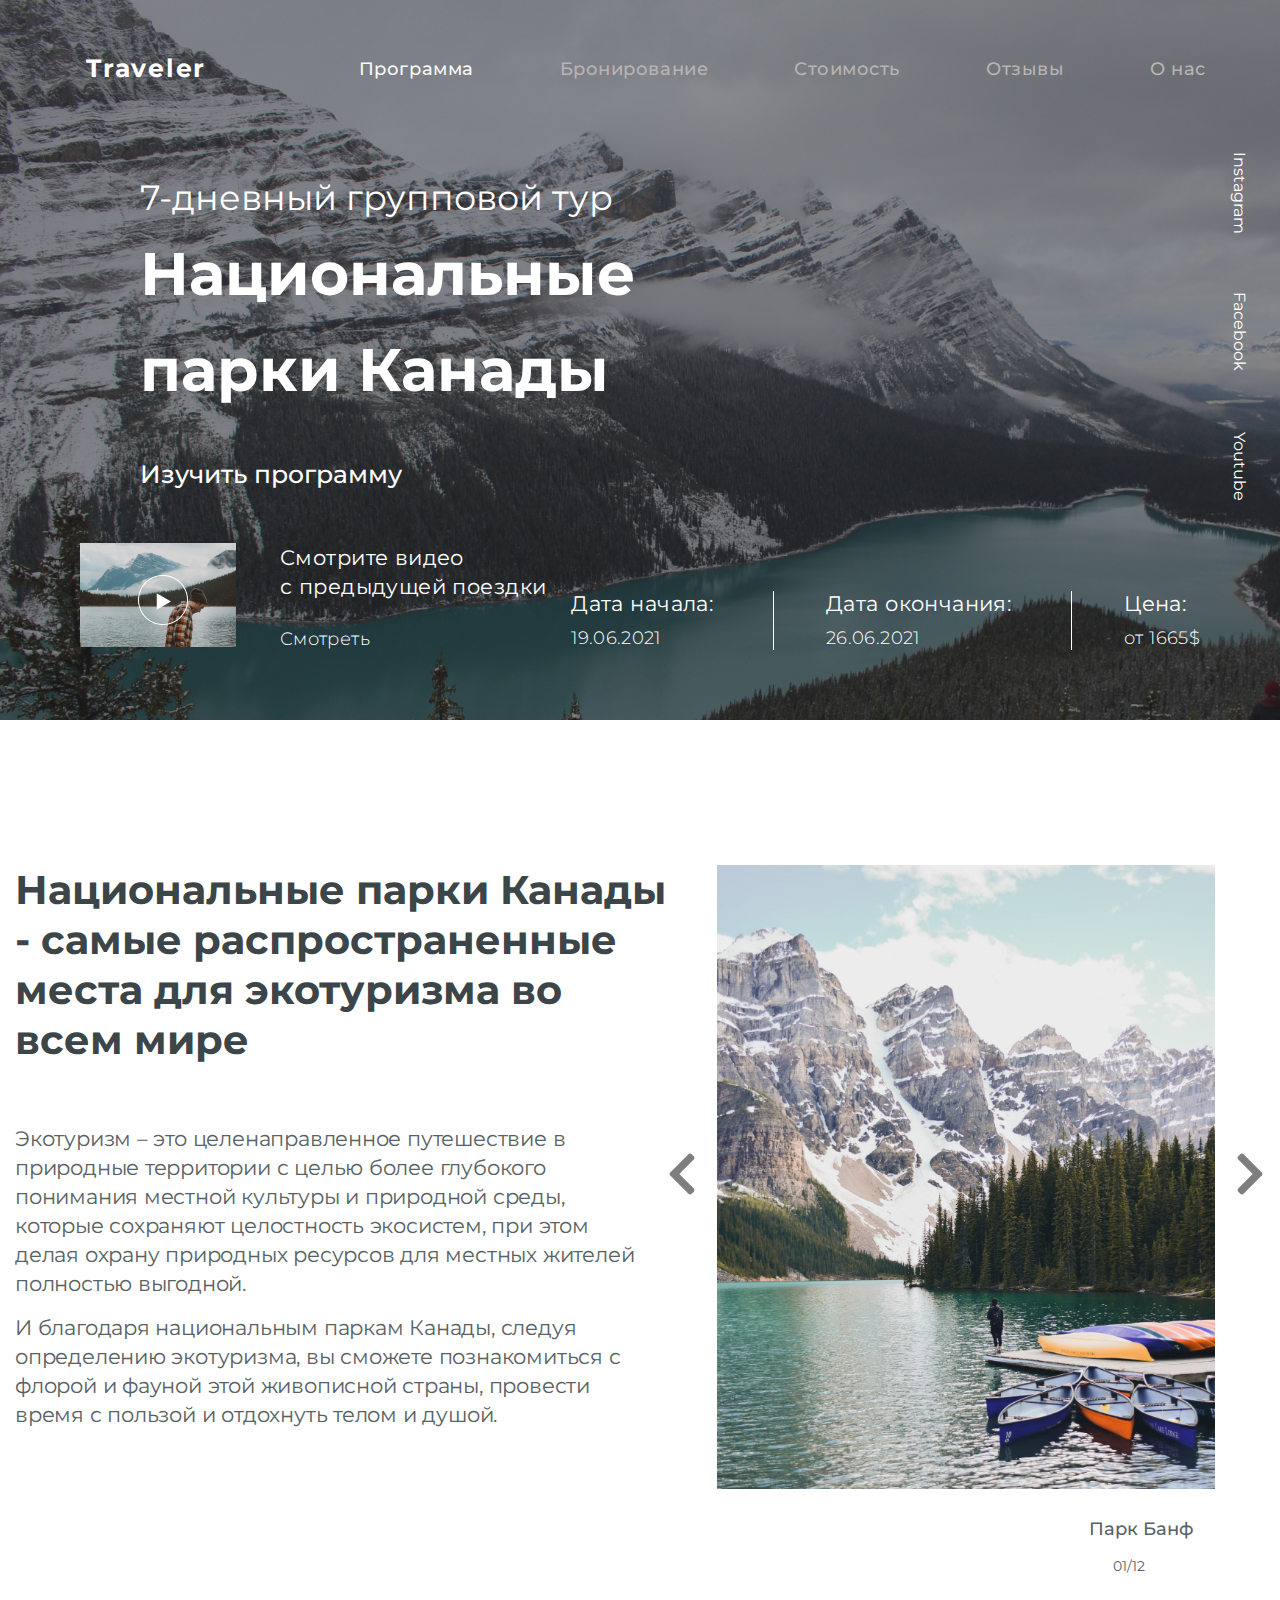
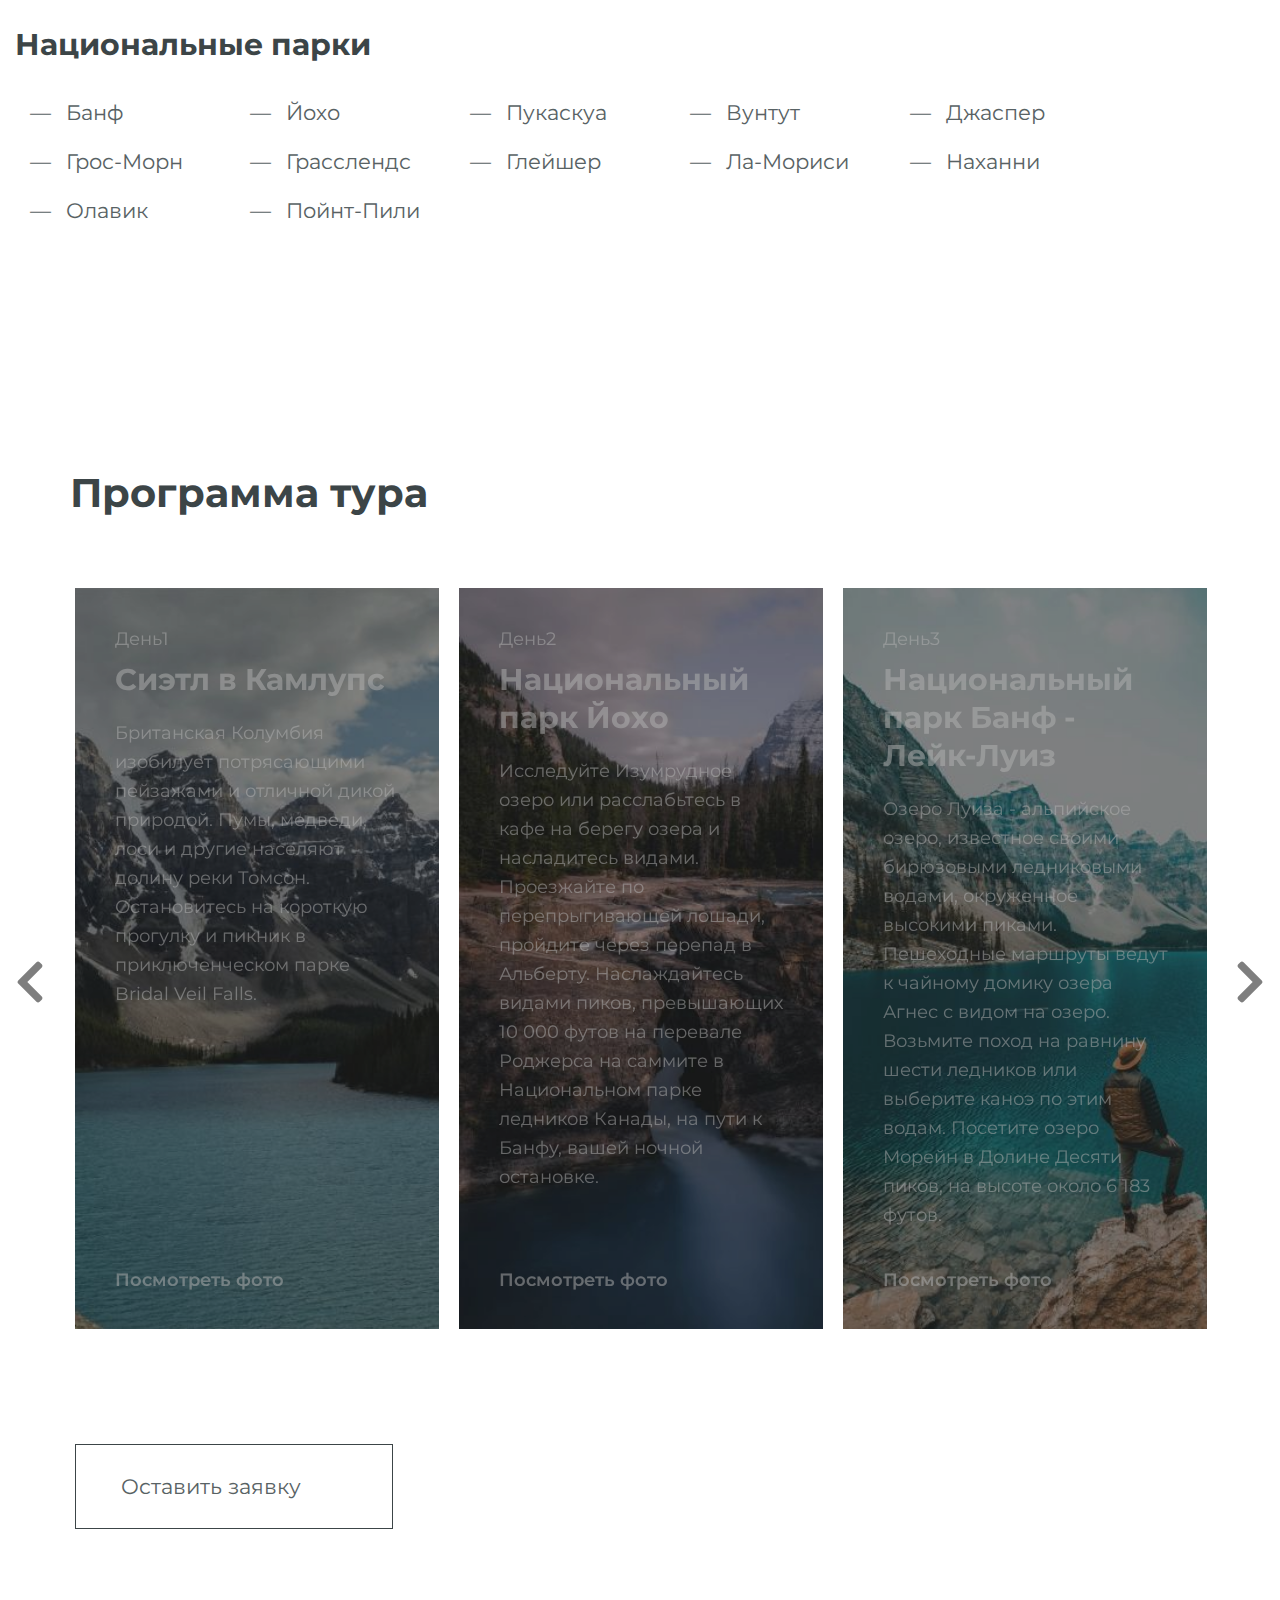
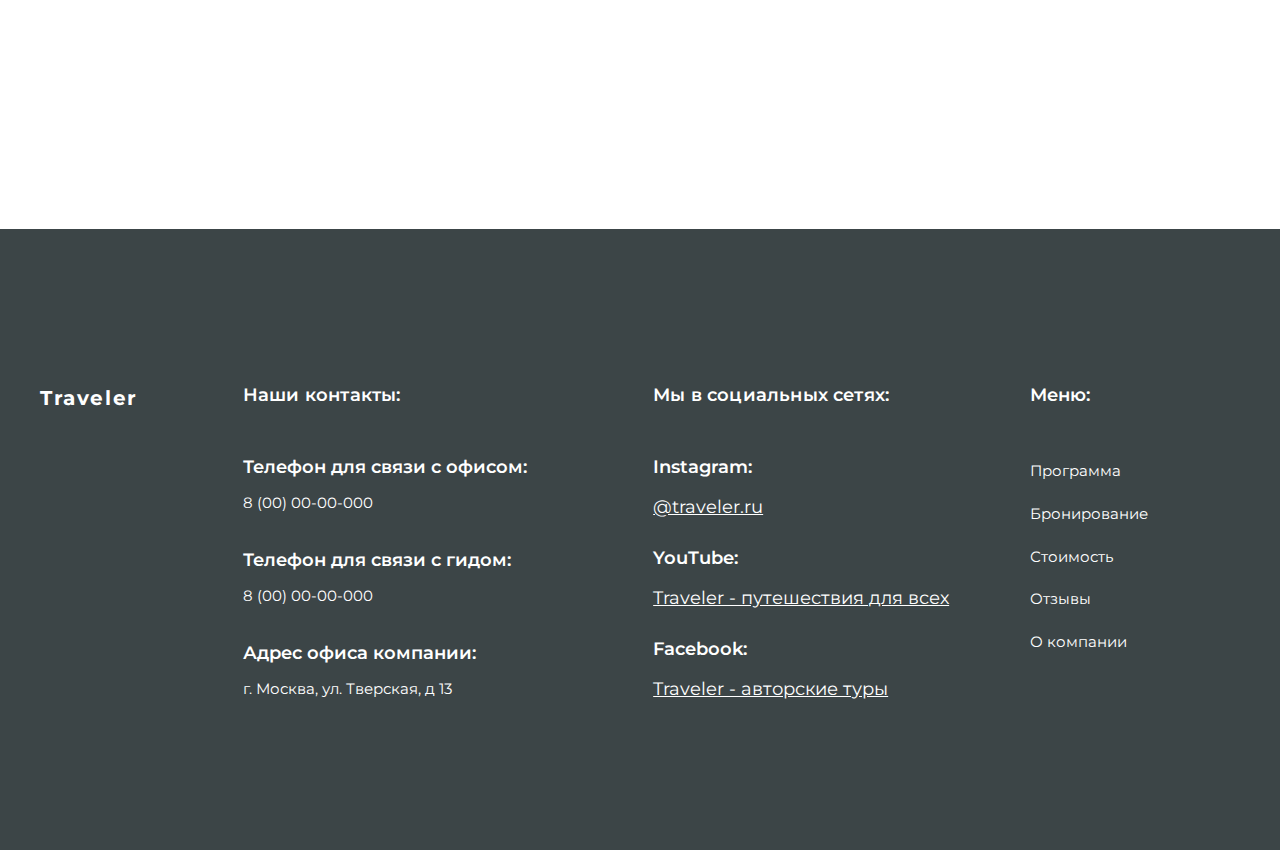
<file: index.html>
<!-- Сообщаем браузеру как стоит обрабатывать эту страницу -->
<!DOCTYPE html>
<!-- Оболочка документа, указываем язык содержимого -->
<html lang="ru">
	<!-- Заголовок страницы, контейнер для других важных данных (не отображается) -->
	<head>
		<!-- Заголовок страницы в браузере -->
		<title>Тур в Канаду</title>
		<!-- Адаптив -->
		<meta name="viewport" content="width=device-width, initial-scale=1.0, maximum-scale=1.0, user-scalable=0" />
		<!-- Подключаем CSS -->
		<link rel="stylesheet" href="css/style.css" />
		<!-- Кодировка страницы -->
		<meta charset="UTF-8">
		<!-- Подключение шрифтов -->
		<link href="https://fonts.googleapis.com/css2?family=Montserrat:wght@300;400;500;600;700&display=swap" rel="stylesheet">
		<link rel="stylesheet" href="https://use.fontawesome.com/releases/v5.6.1/css/all.css"
integrity="sha384-gfdkjb5BdAXd+lj+gudLWI+BXq4IuLW5IT+brZEZsLFm++aCMlF1V92rMkPaX4PP" crossorigin="anonymous">
	</head>
	<!-- Отображаемое тело страницы -->
	<body class="page">
	<div class="wrapper__background">
		<div class="wrapper">
					<header class="header">
							<div class="container__header">
									<div class="header__inner">
											<div class="header__logo">Traveler</div>
											<div class="header__burger">
												<span></span>
											</div>
											<nav class="nav">
												<a class="nav__link active" href="#">Программа</a>
												<a class="nav__link" target="_blank" href="./pages/page2/page2.html">Бронирование</a>
												<a class="nav__link" target="_blank" href="./pages/page2/page2.html#price">Стоимость</a>
												<a class="nav__link" target="_blank" href="./pages/page3/page3.html">Отзывы</a>
												<a class="nav__link" target="_blank" href="./pages/page3/page3.html#about">О нас</a>
											</nav>
									</div>
							</div>
					</header>
					<div class="container__middle">
								<div class="container__middle__inner">
											<div class="main__text">
													<div class="text__one">7-дневный групповой тур</div>
													<div class="text__two">Национальные парки Канады</div>
													<div class="text__three"><a class="scroll-to" href="#programm">Изучить программу</a>
													</div>
											</div>
											<div class="social__media">
													<a target="_blank" href="https://www.instagram.com/">Instagram</a>
													<a target="_blank" href="https://www.facebook.com/">Facebook</a>
													<a target="_blank" href="https://www.youtube.com/">Youtube</a>
											</div>
								</div>
					</div>
					<div class="container__bottom">
							<div class="container__bottom_inner">
									<div class="video__text">
										<div class="video">
												<a target="_blank" href="./pages/page3/page3.html">
													
													<img src="img/icons/round_preview.png" class="icon__round" alt="иконка для просмотра">
													<img src="img/pic_preview_video.jpg" alt="картинка видео" class="preview__image">
													<img src="img/icons/Polygon_preview.png" class="icon__polygon" alt="иконка для просмотра">
												</a>
												
										</div>
										<div class="text">
												<p>Смотрите видео <br> с предыдущей поездки</p>
												<a target="_blank" href="./pages/page3/page3.html">Смотреть</a>
										</div>
									</div>
									<div class="bottom__text">
											<div class="date__start">
													<h4>Дата начала:</h4>
													<h5>19.06.2021</h5>
											</div>
											<div class="date__finish">
													<h4>Дата окончания:</h4>
													<h5>26.06.2021</h5>
											</div>
											<div class="price">
													<h4>Цена:</h4>
													<h5>от 1665$</h5>
											</div>
									</div>
							</div>
					</div>
		</div>	
	</div>
		<div class="main__content">
				<div class="first__block">
					<div class="first__block__left">
									<h2>Национальные парки Канады -
										самые распространенные места
										для экотуризма во всем мире</h2>
									<p>Экотуризм – это целенаправленное путешествие
											в природные территории с целью более глубокого
											понимания местной культуры и природной среды,
											которые сохраняют целостность экосистем, при этом
											делая охрану природных ресурсов для местных
											жителей полностью выгодной.</p>
									<p>И благодаря национальным паркам Канады, следуя
												определению экотуризма, вы сможете познакомиться
												с флорой и фауной этой живописной страны, провести
												время с пользой и отдохнуть телом и душой.</p>
									<h3>Национальные парки</h3>
									<ul class="list__parks">
													<li>Банф</li>
													<li>Йохо</li>
													<li>Пукаскуа</li>
													<li>Вунтут</li>
													<li>Джаспер</li>
													<li>Грос-Морн</li>
													<li>Грасслендс</li>
													<li>Глейшер</li>
													<li>Ла-Мориси</li>
													<li>Наханни</li>
													<li>Олавик</li>
													<li>Пойнт-Пили</li>
													
									</ul>
					</div>
					<div class="first__block__right slider">
						<div class="slider__item">
							<img src="img/photo_park1.jpg" alt="парк Банф" class="photo__park__one">
							<div class="arrow__text">
								<div class="arrow__text__item">
									<p class="park__name">Парк Банф</p> 
								</div>
								<div class="photo__number">01/12</div>
							</div>
						</div>	
						<div class="slider__item">
							<img src="img/photo_park2.jpg" alt="парк Грос-Морн" class="photo__park__one">
							<div class="arrow__text">
								<div class="arrow__text__item">
									<p class="park__name">Парк Грос-Морн</p> 
								</div>
								<div class="photo__number">02/12</div>
							</div>
						</div>	
						<div class="slider__item">
							<img src="img/photo_park3.jpg" alt="парк Олавик" class="photo__park__one">
							<div class="arrow__text">
								<div class="arrow__text__item">
									<p class="park__name">Парк Олавик</p> 
								</div>
								<div class="photo__number">03/12</div>
							</div>
						</div>	
						<div class="slider__item">
							<img src="img/photo_park4.jpg" alt="парк Йохо" class="photo__park__one">
							<div class="arrow__text">
								<div class="arrow__text__item">
									<p class="park__name">Парк Йохо</p> 
								</div>
								<div class="photo__number">04/12</div>
							</div>
						</div>	
						<div class="slider__item">
							<img src="img/photo_park5.jpg" alt="парк Грассленд" class="photo__park__one">
							<div class="arrow__text">
								<div class="arrow__text__item">
									<p class="park__name">Парк Грассленд</p> 
								</div>
								<div class="photo__number">05/12</div>
							</div>
						</div>	
						<div class="slider__item">
							<img src="img/photo_park6.jpg" alt="парк Пойнт-Пили" class="photo__park__one">
							<div class="arrow__text">
								<div class="arrow__text__item">
									<p class="park__name">Парк Пойнт-Пили</p> 
								</div>
								<div class="photo__number">06/12</div>
							</div>
						</div>	
						<div class="slider__item">
							<img src="img/photo_park7.jpg" alt="парк Пукаскуа" class="photo__park__one">
							<div class="arrow__text">
								<div class="arrow__text__item">
									<p class="park__name">Парк Пукаскуа</p> 
								</div>
								<div class="photo__number">07/12</div>
							</div>
						</div>	
						
					</div>
				</div>
				<div class="additional__list">	
					<h3>Национальные парки</h3>
					<ul class="list__parks">
						<li>Банф</li>
						<li>Йохо</li>
						<li>Пукаскуа</li>
						<li>Вунтут</li>
						<li>Джаспер</li>
						<li>Грос-Морн</li>
						<li>Грасслендс</li>
						<li>Глейшер</li>
						<li>Ла-Мориси</li>
						<li>Наханни</li>
						<li>Олавик</li>
						<li>Пойнт-Пили</li>
					</ul>
				</div>

					<div class="second__block">
							<h2 id="programm">Программа тура</h2>

							<!-- <div class="number__tours">
									<a href="#"><i class="fas fa-angle-left"></i></a>
									<p>01 / 03</p> 
									<a href="#"><i class="fas fa-angle-right"></i></a>
							</div> -->
		
							<div class="photo_block_days slider__programm">
										<div class="first__day slider__item">
											<div class="first__day__bg">
												<div class="first__day__text">	
														<p class="day__number">День1</p>
															<p class="name__of__park">Сиэтл в Камлупс</p>
															<p class="park__description">Британская Колумбия изобилует
																потрясающими пейзажами
																и отличной дикой природой. Пумы,
																медведи, лоси и другие населяют
																долину реки Томсон. Остановитесь
																на короткую прогулку и пикник
																в приключенческом парке
																Bridal Veil Falls.</p>
																
												</div>
												<div class="look__photo"><a href="#">Посмотреть фото</a></div>
											</div>
										</div>
										
										<div class="second__day slider__item">
											<div class="second__day__bg">
												<div class="second__day__text">
														<p class="day__number">День2</p>
														<p class="name__of__park">Национальный парк Йохо</p>
														<p class="park__description">Исследуйте Изумрудное озеро
															или расслабьтесь в кафе на берегу озера и насладитесь видами. Проезжайте по перепрыгивающей
															лошади, пройдите через перепад
															в Альберту. Наслаждайтесь видами
															пиков, превышающих 10 000 футов
															на перевале Роджерса на саммите
															в Национальном парке ледников
															Канады, на пути к Банфу, вашей
															ночной остановке.</p>
												</div>
												<div class="look__photo"><a href="#">Посмотреть фото</a></div>
											</div>
										</div>
										<div class="third__day slider__item">
											<div class="third__day__bg">
												<div class="third__day__text">
														<p class="day__number">День3</p>
														<p class="name__of__park">Национальный парк Банф - Лейк-Луиз </p>
														<p class="park__description">Озеро Луиза - альпийское озеро,
															известное своими бирюзовыми ледниковыми водами, окруженное высокими пиками. Пешеходные маршруты ведут к чайному домику озера Агнес с видом на озеро. Возьмите поход на равнину шести ледников или выберите каноэ
															по этим водам. Посетите озеро Морейн в Долине Десяти пиков, на высоте около 6 183 футов.</p>
													</div>
													<div class="look__photo"><a href="#">Посмотреть фото</a></div>
												</div>
										 </div>
										 <div class="fourth__day slider__item">
											<div class="fourth__day__bg">
												<div class="fourth__day__text">
														<p class="day__number">День4</p>
														<p class="name__of__park">Национальный парк Джаспер </p>
														<p class="park__description">Главная жемчужина – ледник Атабаска. Серебрящийся на солнце гигант еще и один из самых старых на планете, родился более 10 тысяч лет назад. Рядом свои воды с 23-метровой высоты обрушивает мощный водопад. Ледник дает жизнь живописным озерам. Украшает эти места каньон Малин: голубая гладь и заснеженные горные вершины – зрелище непередаваемое.</p>
													</div>
													<div class="look__photo"><a href="#">Посмотреть фото</a></div>
												</div>
										 </div>
							</div>
							<form action="#">
										<div class="button request">Оставить заявку</div>
							</form>
					</div>
		</div>	
		
		<div class="application__form hidden" id="application__form">
			<form action="#" method="post">
					<h3 class="title feedback__title">Заполните форму для того, чтобы оставить свою заявку для участия в туре</h3>
					<p class="title feedback__note">После заполнения формы, наш специалист свяжется с вами в течение 15 минут для уточнения всех деталей и записи вас в наш тур.</p>
					<div class="name-box">
						<input type="text" id="name" name="name" placeholder="Имя" required>
					</div>
					<div class="email-box">
						<input type="email" id="email" name="email" placeholder="E-mail" required>
					</div>
					<div class="phone-box">
						<input type="tel" class="phone" id="phone" name="tel" placeholder="Телефон" required>
					</div>
					<button class="btn btn_send invalid" id="send" type="submit">Отправить заявку</button>
			</form>
		</div>

		<div class="cover hidden" id="cover"></div>

		<footer class="footer">
			<div class="container__footer">
				<div class="container__footer__flex">
					<div class="row__logo">Traveler</div>
					<div class="row__contacts">
							<p class="main__first__stroke">Наши контакты:</p>
							<p class="second__stroke">Телефон для связи с офисом:</p>
							<p class="third__stroke">8 (00) 00-00-000</p>
							<p class="second__stroke">Телефон для связи с гидом:</p>
							<p class="third__stroke">8 (00) 00-00-000</p>
							<p class="second__stroke">Адрес офиса компании:</p>
							<p class="third__stroke">г. Москва, ул. Тверская, д 13</p>
							<button class="faq-toggle">
								<i class="fas fa-chevron-down"></i>
								<i class="fas fa-times"></i>
							</button>
					</div>
					<div class="row__media">
							<p class="main__first__stroke">Мы в социальных сетях:</p>
							<p class="second__stroke">Instagram:</p>
							<p class="social__media__margin"><a class="social__media__link" target="_blank" href="https://www.instagram.com/">@traveler.ru</a></p>
							<p class="second__stroke">YouTube:</p>
							<p class="social__media__margin"><a class="social__media__link" target="_blank" href="https://www.youtube.com/">Traveler - путешествия для всех</a></p>
							<p class="second__stroke">Facebook:</p>
							<p class="social__media__margin"><a class="social__media__link" target="_blank" href="https://www.facebook.com/">Traveler - авторские туры</a></p>
							<button class="faq-toggle">
								<i class="fas fa-chevron-down"></i>
								<i class="fas fa-times"></i>
							</button>
					</div>
					<div class="row__menu">
							<p class="main__first__stroke">Меню:</p>
							<ul>
								<li><a class="navigation__link" href="#">Программа</a></li>
								<li><a class="navigation__link" target="_blank" href="pages/page2/page2.html">Бронирование</a></li>
								<li><a class="navigation__link" target="_blank" href="pages/page2/page2.html#price">Стоимость</a></li>
								<li><a class="navigation__link" target="_blank" href="./pages/page3/page3.html">Отзывы</a></li>
								<li><a class="navigation__link" target="_blank" href="./pages/page3/page3.html#about">О компании</a></li>
							</ul>
					</div>
				</div>
			</div>
		</footer>
		<!-- Подключаем jQuery -->
		<script src="https://code.jquery.com/jquery-3.4.1.min.js"></script>
		<!-- Подключаем слайдер Slick -->
	<script src="js/slick.min.js"></script>
		<!-- Подключаем файл JS скриптов -->
		<script src="js/script.js"></script>
	</body>
</html>
</file>
<file: css/style.css>
/*Обнуление*/
*{padding: 0;margin: 0;border: 0;}
*,*:before,*:after{-moz-box-sizing: border-box;-webkit-box-sizing: border-box;box-sizing: border-box;}
:focus,:active{outline: none;}
a:focus,a:active{outline: none;}
nav,footer,header,aside{display: block;}
html,body{height:100%;width:100%;font-size:100%;line-height:1;font-size:14px;-ms-text-size-adjust:100%;-moz-text-size-adjust:100%;-webkit-text-size-adjust:100%;}
input,button,textarea{font-family:inherit;}
input::-ms-clear{display: none;}
button{cursor: pointer;}
button::-moz-focus-inner{padding:0;border:0;}
a,a:visited{text-decoration: none;}
a:hover{text-decoration: none;}
ul li{list-style: none;}
img{vertical-align: top;}
h1,h2,h3,h4,h5,h6{font-size:inherit;font-weight: inherit;}
/*--------------------*/

.page.no-scroll{
	overflow: hidden;
}

body {
	font-family: "Montserrat", sans-serif;
	font-size: 21px;
	line-height: 28.64px;
	color: #586264;
}
a{
	color: #586264;
}

.wrapper__background{
	background-color: rgb(158, 158, 158);
	height: 1080px;
}
@media (max-width: 1918px) {
	.wrapper__background{
		background: none;
		height: auto;
	}
}
.wrapper{
	background: url('../img/main.jpg') center no-repeat;
	width: 100%;
	max-width: 1920px;
	height: 56.25vw;
	max-height: 1088px;
	background-size: cover;
	overflow: hidden;
	background-position: top;
	display: flex;
	flex-direction: column;
	justify-content: space-between;
	margin: 0 auto;
}

.container__header, .container__bottom{
	width: 100%;
	max-width: 1590px;
	margin: 0 auto;
	padding: 0px 15px;
}

@media (max-width: 1650px) {
	.container__header, .container__bottom{
		max-width: 1320px;
	}
}
@media (max-width: 1450px) {
	.container__header, .container__bottom{
		max-width: 1150px;
	}
} 
 
.container__middle{
	width: 100%;
	max-width: 1820px;
	margin: 0 auto;
}


/* Header */

.header {
	padding: 54px 0px 0px 12px;
}
.header__inner {
	display: flex;
	justify-content: space-between;
	align-items: center;
}
.header__logo {
	font-size: 25px;
	font-weight: 700;
	color: #fff;
	line-height: 29.35px;
	letter-spacing: 0.07em;
}
.header__burger {
	display: none;
}


/* Nav */

.nav{
	flex: 0 0 auto
	
}
.nav__link {
	line-height: 22px;
	letter-spacing: 0.03em;
	font-size: 18px;
	font-weight: 500;
	color: rgb(185, 180, 180);
	margin-left: 80px;
	display: inline-block;
	transition: 1s;
}
.nav__link:hover {
	color: #fff;
	transform: scale(1.1);
	transition-duration: 1s;
}
.nav__link.active {
	color: #fafaf9;
}




/* Container middle */

.container__middle{
	
}
.container__middle__inner{
	display: flex;
	justify-content: space-between;
	align-items: center;
	margin: 85px 0px 0px 140px;

}
.main__text{
	flex: 0 1 661px;
}
.text__one{
	font-size: 35px;
	line-height: 44.59px;
	color: #FFFFFF;
}
.text__two{
	font-weight: 700;
	font-size: 80px;
	line-height: 96px;
	color: #FFFFFF;
	margin: 5px 0px 80px 0px;
}

@media (max-width: 1300px){
	.text__two{
		font-size: 60px;
		margin: 5px 0px 40px 0px;
	}
	.container__middle__inner{
		margin-top: 40px;
	}
}

.text__three a{
	font-weight: 500;
	font-size: 25px;
	line-height: 33px;
	color: #FFFFFF;
}
.text__three{
	transition: 0.5s;
}
.text__three a::after{
	content: "\f105";
	font-family: 'Font Awesome 5 Free', 'Font Awesome 5 Brands';
	font-weight: 600;
	position: relative;
	right: -20px;
	top: 2px;
}
.text__three:hover{
	transform: scale(1.1);
	transition: 1s;
}

.social__media {
	display: flex;
	flex-direction: column;
}

.social__media a{
	transform: rotate(90deg);
	margin: 60px 0px;
	font-size: 16px;
	line-height: 20px;
	color: #FFFFFF;
	transition: 0.5s;
}
.social__media a:hover{
	transform: rotate(0deg);
	transition-duration: 1s;
}



/* Container bottom */

.container__bottom_inner{
	display: flex;
	align-items: center;
	justify-content: space-between;
	padding-bottom: 71px;
}

.video__text{
	display: flex;
	flex: 0 1 500px;
}
.video{
	position: relative;
}


.icon__polygon{
	position: absolute;
	top: 50px;
	right: 65px;
}
.icon__round{
	position: absolute;
	top: 32px;
	right: 48px;
	z-index: 2;
}
/* .video:hover img{
	transform: scale(1.25);
	transition: 2s;
} */
.preview__image, .icon__round{
	transition: 1.5s;
}
.preview__image:hover{
	transform: scale(1.25);
	transition: 2s;
}
.icon__round:hover{
	transform: scale(1.3);
	transition: 2s;
}
.icon__round:hover ~ .preview__image{
	transform: scale(1.25);
	transition: 2s;
}
.text{
	padding-left: 44px;
}
.text p{
	line-height: 29px;
	letter-spacing: 0.02em;
	color: #FFFFFF;
	display: block;
	margin-bottom: 23px;
}
.text a{
	font-weight: 300;
	font-size: 18px;
	line-height: 23px;
	letter-spacing: 0.02em;
	color: #FFFFFF;
}
.text a::after{
	content: "\f105";
	font-family: 'Font Awesome 5 Free', 'Font Awesome 5 Brands';
	font-weight: 600;
	position: relative;
	right: -15px;
	top: 2px;
}

.bottom__text{
	display: flex;
	flex: 0 1 640px;
	justify-content: space-between;
	padding-top: 45px;
}
.date__start, .date__finish{
	border-right: #fff solid 0.3px;	
	padding-right: 60px;
}

.date__start h4, .date__finish h4, .price h4{
	line-height: 26px;
	letter-spacing: 0.02em;
	color: #FFFFFF;
	padding-bottom: 10px;
}

.date__start h5, .date__finish h5, .price h5{
	font-weight: 300;
	font-size: 18px;
	line-height: 23px;
	letter-spacing: 0.02em;
	color: #FFFFFF;
}


@media (max-width:1198px) {
	.text p {
		font-size: 18px;
		margin-bottom: 15px;
	}
	.date__start h4, .date__finish h4, .price h4{
		font-size: 18px;
	}
	.bottom__text{
		padding-top: 0px
	}
	.text__two{
		margin: 5px 0px 5px 0px;
		font-size: 40px;
	}
	.container__middle__inner{
		margin-top: 10px;
		margin-left: 40px;
	}
	.text__one{
		font-size: 25px;
	}
	.social__media a{
		margin: 40px 20px;
	}
	.container__bottom_inner{
		justify-content:flex-start;
	}
	.nav__link{
		margin-left: 30px
	}
}


@media (max-width:991px) {
	.preview__image:hover, .icon__round:hover, .icon__round:hover ~ .preview__image{
		transform: scale(1.0);
		transition: 0s;
	}
	.text__three:hover{
		transform: scale(1.0);
		transition: 0s;
	}
	
	.header{
		padding-top: 10px;
	}
	.header__inner{
		display: block;
	}
	.text__two{
		line-height:50px
	}
	.social__media a{
		transform: rotate(0);
		margin: 15px 20px 0px 0px;
	}
	.container__bottom_inner{
		padding-bottom: 10px;
	}
	.date__start h4, .date__finish h4, .price h4, .date__start h5, .date__finish h5, .price h5{
		font-size: 15px;
		line-height: 20px;
	}
	.date__start, .date__finish{
		padding-right: 20px;
	}
	.text p{
		font-size: 15px;
		line-height: 20px;
	}
	.text a{
		font-size: 15px;
	}
	.text{
		padding-left: 10px;
	}
}


@media (max-width:767px){
	.wrapper__background{
		background: none;
		height: auto;
	}
	.container__middle, .container__bottom{
		display: none;
	}
	.header{
		padding: 20px 10px 10px 10px;
	}
	.wrapper{
		background: none;
		background-color: #586264;
		height: 80px;
		position: fixed;
		z-index: 1000;
	}
	.header__inner{
		display: flex;
	}

	body.lock{
		overflow: hidden;
	}
	.header__inner {
		height: 50px;
	}
	.header__logo {
		/* flex: 0 0 40px; */
		z-index: 5;
	}
	.header__burger {
		display: block;
		position: relative;
		width: 30px;
		height: 20px;
		position: relative;
		z-index: 1;
	}
	.header__burger span{
		position: absolute;
		background-color: #fff;
		position: absolute;
		left: 0;
		width: 100%;
		height: 2px;
		top: 9px;
		transition: all 0.5s ease 0s;
	}
	.header__burger:before,
	.header__burger:after{
		content: '';
		background-color: #fff;
		position: absolute;
		width: 100%;
		height: 2px;
		left: 0;
		transition: all 0.3s ease 0s;
	}
	.header__burger:before{
		top: 0;
	}
	.header__burger:after{
		bottom: 0;
	}

	.header__burger.active span{
		transform: scale(0);
	}

	.header__burger.active:before{
		transform:rotate(45deg);
		top: 9px;
	}
	.header__burger.active:after{
		transform:rotate(-45deg);
		bottom: 9px;
	}

	.nav {
		position: fixed;
		top: -100%;
		left: 0;
		width: 100%;
		height: 100%;
		overflow: auto;
		transition: all 0.3s ease 0s;
		padding: 70px 10px 20px 10px;
		background: url("../img/main_mobile.jpg") center no-repeat;
		width: 100%;
		height: 100%;
		background-size: cover;
	}

	.nav.active{
		top: 0;
		padding-top: 70px;
	}

	.nav__link{
		display: block;
		margin: 40px 20px 0px 13px;
		font-size: 24px;
		color: #fff;
		text-transform: uppercase;
	}
	.nav__link:hover {
		transform: scale(1.0);
		transition-duration: 0s;
	}
	/* .header__list li{
		margin: 0px 0px 20px 0px;
	}
	.header__link {
		font-size: 24px;
	} */
}

/* Main content, slider */

.slick-slider{
	min-width: 0;
}
/* Ограничивающая оболочка */
.slick-list {
	overflow: hidden;
}
	
/* Лента слайдов */
.slick-track{
	display: flex;
	
}

.slider {
	position: relative;
	padding: 0px 50px;
}
.slider .slick-arrow{
	position: absolute;
	top: 40%;
	z-index: 1;
	font-size: 0;
	width: 30px;
	height: 60px;
}
@media (max-width:888px){
	.slider .slick-arrow{
		top: 25%;
	}
}
@media (max-width:767px){
	.slider .slick-arrow{
		top: 41%;
	}
}
.slider .slick-arrow.slick-prev{
	left: 0;
	background: url('../img/icons/sl-arrow_l.svg') 0 0 / 100% no-repeat;
	opacity: 0.5;
	
}
.slider .slick-arrow.slick-next{
	right: 0;
	background: url('../img/icons/sl-arrow_r.svg') 0 0 / 100% no-repeat;
	opacity: 0.5;
}

.slider__item img{
	max-width: 100%;
}


/* Main content, first block left+right */


.main__content{
	width: 100%;
	max-width: 1594px;
	margin: 0 auto;
	padding: 145px 15px 0px 15px;
}

/* @media (max-width: 1650px) {
	.main__content{
		max-width: 1500px;
	}
} */
.first__block{
	display: flex;
	justify-content: space-between;
	min-width: 0;
}
.first__block__left, .first__block__right{
	flex: 0 1 50%;
}

.photo__park__one{
	max-width: 100%;
}

.first__block__left p{
	font-size: 21px;
	line-height: 29px;
	letter-spacing: -0.01em;
	display: inline-block;
	margin: 0px 25px 15px 0px;
}
.first__block__left h2{
	font-size: 40px;
	line-height: 50px;
	color: #3C4547;
	font-weight: 700;
	margin-bottom: 59px;
}
.first__block__left h3, .additional__list h3{
	font-weight: bold;
	font-size: 30px;
	line-height: 38px;
	color: #3C4547;
	margin: 50px 0px 20px 0px;
}

.additional__list{
	display: none;
}
.list__parks{
	margin: 15px 0px 0px 0px;
	display: inline-block;
}
.list__parks li{
	display: block;
	float: left;
	width: 220px;
	padding-left: 30px;
	padding-bottom: 6px;
}
.list__parks li::before{
	content: "—";
	position: relative;
  left: -15px;
}

@media (max-width:1410px){
	.first__block__left h3, .list__parks{
		display: none;
	}
	.first__block__left{
		flex: 0 1 55%;
	}
	.first__block__right{
		flex: 0 1 50%;
	}
	.additional__list, .additional__list .list__parks{
		display: inline-block;
	}
}

.park__name {
	font-size: 18px;
	line-height: 25px;
	margin-left: 22px;
	margin-right: 22px;
	display: inline-block;
	font-weight: 500;
}

.arrow__text img, .number__tours img{
	vertical-align: middle;
}
.arrow__text{
	display: flex;
	align-items: flex-end;
	flex-direction: column;
	margin: 25px 0px 0px 0px;
}
.arrow__text__item .fas{
	transition: 0.5s;
}
.arrow__text__item .fas:hover{
	transform: scale(1.4);
	transition: 0.5s;
}

.photo__number{
	font-size: 14px;
	line-height: 19px;
	padding: 15px 70px 0px 0px;
}

/* Main content, second block, tour programm */

	
.slider__programm {
	position: relative;
	padding: 0px 50px;
}
.slider__programm .slick-arrow{
	position: absolute;
	top: 50%;
	z-index: 1;
	font-size: 0;
	width: 30px;
	height: 60px;
}

.slider__programm .slick-arrow.slick-prev{
	left: 0;
	background: url('../img/icons/sl-arrow_l.svg') 0 0 / 100% no-repeat;
	opacity: 0.5;
	
}
.slider__programm .slick-arrow.slick-next{
	right: 0;
	background: url('../img/icons/sl-arrow_r.svg') 0 0 / 100% no-repeat;
	opacity: 0.5;
}

/* .slider__item img{
	max-width: 100%;
} */

.second__block h2{
	font-weight: bold;
	font-size: 40px;
	line-height: 50px;
	color: #3C4547;
	margin: 215px 0px 70px 55px;
	display: inline-block;
}

.photo_block_days{
	display: flex;
	justify-content: space-between;
	height: 100%;
}
.first__day, .second__day, .third__day, .fourth__day{
	flex: 0 1 29%;
	overflow: hidden;
	margin: 0px 10px;
}
.first__day__bg{
	background: url("../img/program_photo1.jpg") no-repeat;
	filter: brightness(70%);
	display: flex;
	flex-direction: column;
	justify-content: space-between;
	padding: 45px 50px 50px 45px;
	width: 100%;
	height: 100%;
	background-size: cover;
  	background-repeat: no-repeat;
	transition: all .5s;
}
.first__day:hover .first__day__bg, .second__day:hover .second__day__bg, .third__day:hover .third__day__bg,
.fourth__day:hover .fourth__day__bg {
	transform: scale(1.1);
	filter: brightness(100%);
	transition: 0.5s;
	cursor: pointer;
}
.first__day__text, .look__photo, .second__day__text, .third__day__text, .fourth__day__text {
	opacity: 0.5;
	
}
.first__day:hover .first__day__text, .first__day:hover .look__photo, .second__day:hover .second__day__text, .second__day:hover .look__photo, .third__day:hover .third__day__text, .third__day:hover .look__photo, .fourth__day:hover .fourth__day__text, .fourth__day:hover .look__photo{
	opacity: 1;
}
.name__of__park{
	margin-top: 10px;
}
.park__description{
	margin-top: 20px;
}


.second__day__bg{
	background: url("../img/program_photo2.jpg") no-repeat;
	filter: brightness(70%);
	display: flex;
	flex-direction: column;
	justify-content: space-between;
	padding: 45px 50px 50px 45px;
	width: 100%;
	height: 100%;
	background-size: cover;
  background-repeat: no-repeat;
	transition: all .5s;
}

.third__day__bg{
	background: url("../img/program_photo3.jpg") no-repeat;
	filter: brightness(70%);
	display: flex;
	flex-direction: column;
	justify-content: space-between;
	padding: 45px 50px 50px 45px;
	width: 100%;
	height: 100%;
	background-size: cover;
  	background-repeat: no-repeat;
	transition: all .5s;
}
.fourth__day__bg{
	background: url("../img/program_photo4.jpg") no-repeat;
	filter: brightness(70%);
	display: flex;
	flex-direction: column;
	justify-content: space-between;
	padding: 45px 50px 50px 45px;
	width: 100%;
	height: 100%;
	background-size: cover;
  background-repeat: no-repeat;
	transition: all .5s;
}
.day__number{
	font-size: 18px;
	line-height: 23px;
	color: #FFFFFF;
}
.name__of__park{
	font-weight: 700;
	font-size: 30px;
	line-height: 38px;
	color: #FFFFFF;
}
.park__description{
	line-height: 29px;
	color: #FFFFFF;
}
.look__photo a{
	font-weight: 600;
	font-size: 18px;
	line-height: 24px;
	color: #FFFFFF;
}
.look__photo{
	margin-top: 70px;
}
.look__photo a::after{
	content: '\f105';
	font-family: 'Font Awesome 5 Free', 'Font Awesome 5 Brands';
	font-weight: 900;
	position: relative;
	right: -15px;
	top: 2px;
}

.request{
	border: 1px solid #3C4547;
	padding: 28px 75px 27px 45px;
	transition: 0.5s;
	cursor: pointer;
}
.request::after{
	content: '\f105';
	font-family: 'Font Awesome 5 Free', 'Font Awesome 5 Brands';
	font-weight: 900;
	position: relative;
	right: -25px;
	top: 2px;
}
.button{
	margin: 115px 0px 300px 60px;
	display: inline-block;
}
.request:hover{
	color: rgb(24,24,24);
	border: 1px solid rgb(198,198,198);
	background: #f7f7f7;
	box-shadow: 0px 0px 8px rgba(0,0,0,0.3);
	transition: 0.5s;
}

.request:active{
	color: #3C4547;
	background: #f7f7f7;
	box-shadow: 0px 0px 3px rgba(0,0,0,0.4) inset;
	border: 1px solid rgb(198,198,198);
}

@media (max-width:1490px) {
	.park__description{
		font-size: 18px;
	}
	.first__day__bg, .second__day__bg, .third__day__bg, .fourth__day__bg{
		padding: 40px 35px 35px 40px;
	}
	.look__photo{
		margin-top: 35px;
	}
}

@media (max-width:1198px) {
	.first__block__left h2{
		font-size: 30px;
		margin-bottom: 20px;
		line-height: 45px;
	}
	
	
	.first__day, .second__day, .third__day, .fourth__day{
		flex-basis: 49%;
		margin-bottom: 30px;
	}
	
}

@media (max-width:991px) {
	.first__block__left p, .list__parks li{
		font-size: 18px;
		line-height: 25px;
	}
	.first__block__left h2, .additional__list h3{
		font-size: 25px;
		line-height: 33px;
	}
	.request{
		padding: 20px 55px 20px 35px;
	}
}

@media (max-width:767px) {
	.first__block{
		flex-direction: column;
	}
	.photo__park__one{
		padding-left: 0px;
	}
	.additional__list{
		margin: 0 20px;
	}
}

@media (max-width:576px){
	.second__block h2{
		font-size: 30px;
		line-height: 30px;
		margin: 215px 0px 70px 10px;
	}
	.first__day__bg, .second__day__bg, .third__day__bg, .fourth__day__bg {
		padding: 10px;
	}
	.slider__programm{
		padding: 0px 0px;
	}
	.slider__programm .slick-arrow.slick-next{
		opacity: 0;
	}
	.slider__programm .slick-arrow.slick-prev{
		opacity: 0;
	}
	.park__description, .look__photo a{
		font-size: 15px;
	}
	.name__of__park{
		font-size: 24px;
	}
	.first__day:hover .first__day__bg, .second__day:hover .second__day__bg, .third__day:hover .third__day__bg,
	.fourth__day:hover .fourth__day__bg {
	transform: scale(1.0);
	filter: brightness(100%);
	transition: 0.5s;
	cursor: pointer;
}
.first__day__text, .look__photo, .second__day__text, .third__day__text, .fourth__day__text {
	opacity: 1;
}
}

/* Footer */

.footer{
	height: 621px;
	background: #3C4547;
	
}
.container__footer__flex{
	display: flex;
	width: 100%;
	max-width: 1690px;
	margin: 0 auto;
	justify-content: space-between;
}
.container__footer{
	padding: 152px 0px 0px 125px;

}
.row__logo{
	font-weight: bold;
	font-size: 30px;
	line-height: 35px;
	letter-spacing: 0.08em;
  	color: #FFFFFF;
	flex: 0 1 13.5%;
	
}
.row__contacts{
	flex: 0 1 19.7%;
	 
}
.row__media{
	flex: 0 1 25%;
	padding-left: 70px;
}
.row__menu{
	flex: 0 1 28.2%;
}
.main__first__stroke{
	font-weight: 600;
	font-size: 25px;
	line-height: 29px;
	letter-spacing: 0.01em;
	color: #FFFFFF;
	margin-bottom: 45px;
}
.second__stroke{
	font-weight: 600;
	line-height: 25px;
	color: #FFFFFF;
	margin-bottom: 12px;
}
.third__stroke{
	font-size: 18px;
	line-height: 21px;
	color: #FFFFFF;
	margin-bottom: 35px;
}
.social__media__link{
	font-size: 18px;
	line-height: 21px;
	text-decoration-line: underline;
	color: #FFFFFF;
}
.navigation__link{
	font-size: 18px;
	line-height: 21px;
	color: #FFFFFF;
}
.social__media__link:visited, .navigation__link:visited{
	color: #FFFFFF;
}
.social__media__margin{
	margin-bottom: 25px;
}
ul li{
	margin-bottom: 14px;
}
.faq-toggle{
	display: none;
}

@media (max-width:1525px) {
	.row__logo{
		font-size: 20px;
	}
	.main__first__stroke, .second__stroke{
		font-size: 18px;
	}
	.third__stroke, .navigation__link{
		font-size: 15px;
	}
}

@media (max-width:1395px) {
	.container__footer{
		padding: 152px 0px 0px 40px;
	}
	.row__logo{
		flex: 0 1 10%;
	}
	.row__contacts{
		flex:0 1 24.7%;
	}
	.row__media{
		flex:0 1 26%;
		padding-left: 25px;
	}
	.row__menu{
		flex:0 1 20.2%;
	}
}

@media (max-width:1198px) {
	.footer{
		height: auto;
	}
	.container__footer{
		padding: 40px 20px 2px 20px;
	}
	.main__first__stroke, .third__stroke{
		margin-bottom: 20px;
	}
	.row__media{
		padding-left: 0px;
	}
}

@media (max-width:991px) {
	.row__menu{
		display: none;
	}
	.row__logo{
		flex: 0 1 10%;
	}
	.row__contacts{
		flex:0 1 40.7%;
	}
	.row__media{
		flex:0 1 34%;
	}
	.social__media__margin{
		margin-bottom: 15px;
	}
}

@media (max-width:767px) {
	.container__footer__flex{
		display: inline-block;
	}
	.row__contacts, .row__media {
		background-color: transparent;
		border: 1px solid #fff;
		border-radius: 10px;
		padding: 25px;
		position: relative;
		overflow: hidden;
		margin: 20px 0;
		transition: 0.5s ease;
	}
	.row__contacts.active, .row__media.active {
		background-color: #586264;
	}
	
		.main__first__stroke, .third__stroke{
		margin-bottom: 0px;
	}
	.second__stroke, .third__stroke, .social__media__margin {
		display: none;
		margin: 30px 0 0;
	}
	
	.row__contacts.active .second__stroke, .row__contacts.active .third__stroke, .row__media.active .second__stroke, .row__media.active .social__media__margin  {
		display: block;
	}
	
	.faq-toggle {
		background-color: transparent;
		border: none;
		border-radius: 50%;
		color: rgb(32, 31, 31);
		cursor: pointer;
		display: flex;
		align-items: center;
		justify-content: center;
		font-size: 16px;
		padding: 0;
		position: absolute;
		top: 30px;
		right: 30px;
		height: 30px;
		width: 30px;
	}
	
	.faq-toggle:focus {
		outline: none;
	}
	
	.row__contacts.active .faq-toggle, .row__media.active .faq-toggle {
		background-color: rgb(208, 218, 208);
	}
	
	.faq-toggle .fa-times {
		display: none;
	}
	
	.row__contacts.active .faq-toggle .fa-times, .row__media.active .faq-toggle .fa-times {
		display: block;
	}
	
	.faq-toggle .fa-chevron-down {
		color: #fff;
	}
	
	.row__contacts.active .faq-toggle .fa-chevron-down, .row__media.active .faq-toggle .fa-chevron-down {
		display: none;
	}
	.fa-times:before {
    content: "\f00d";
}
.fa, .fas {
	font-weight: 900;
}
.fa, .far, .fas {
	font-family: "Font Awesome 5 Free";
}
.fa-chevron-down:before {
	content: "\f078";
}

}


/* Modal window */

.cover {
  position: fixed;
  top: 0px;
  left: 0px;
  width: 100vw;
  height: 100vh;
  background-color: rgba(0,0,0,0.8);
  z-index: 10;
	transition: all 0.8s ease;
}

.hidden {
  display: none;
}

.application__form {
  position: absolute;
  max-width: 479px;
  width: 100%;
  height: 598px;
  padding: 30px 40px 40px;
  position: fixed;
  z-index: 100;
  top: calc(50vh - 299px);
  left: calc(50vw - 240px);
  background: #FCFCFC;
  box-shadow: 0px 0px 18px rgba(0, 0, 0, 0.07);
  border-radius: 15px;
}
.feedback__title {
  margin-bottom: 20px;
}
.feedback__note{
	font-size: 15px;
  line-height: 18px;
  margin-bottom: 20px;
}
.name-box, 
.email-box, .phone-box {
  width: 100%;
  height: 63px;
  border-bottom: 2px solid #D3D3D3;
}
.name-box {
  margin-bottom: 34px;  
}
.email-box {
  margin-bottom: 34px;  
}
.phone-box {
  margin-bottom: 34px;  
}
[for="name"],
[for="email"],
[for="tel"] {
  display: block;
  font-style: normal;
  font-weight: normal;
  font-size: 16px;
  line-height: 145%;
  color: #7B7B7B;
  margin-bottom: 6px;  
}
.application__form input {
  width: 100%;
  height: 40px;  
  font-size: 18px;
  line-height: 20px;
}

.btn_send {  
  padding: 25px 110px;
  font-style: normal;
  font-weight: 500;
  font-size: 18px;
  line-height: 21px;
  text-align: center;
  color: #FFFFFF;
  background: #171717;
  border-radius: 5px;
}
.btn_send.invalid {
  background: #D3D3D3;
}

@media (max-width:1198px){
	.application__form{
		max-width: 394px;
		width: 100%;
		height: 551px;
		padding: 30px 40px 50px;
		top: calc(50vh - 275px);
  		left: calc(50vw - 197px);
	}
	.btn_send{
		padding: 16px 78px;
		font-size: 16px;
	}
	.name-box, .email-box, .phone-box{
		margin-bottom: 15px;
	}
}
</file>
